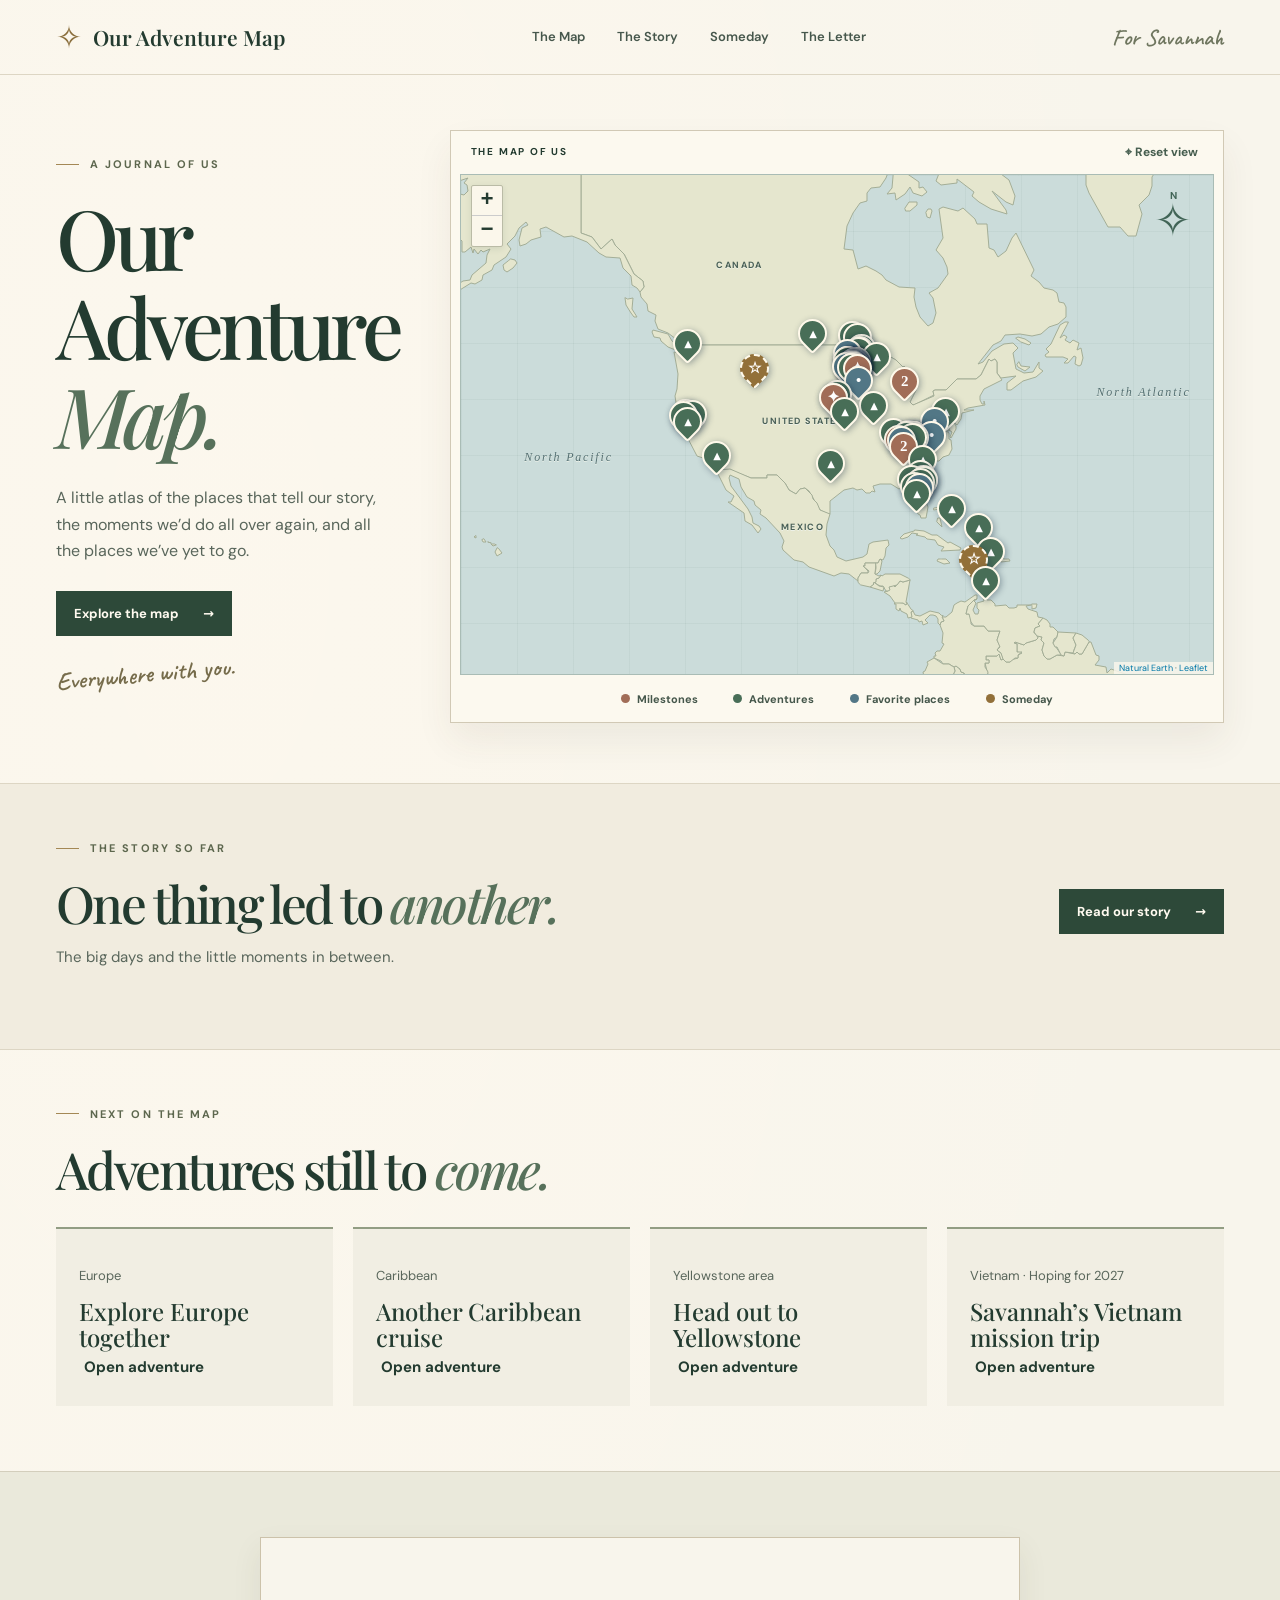
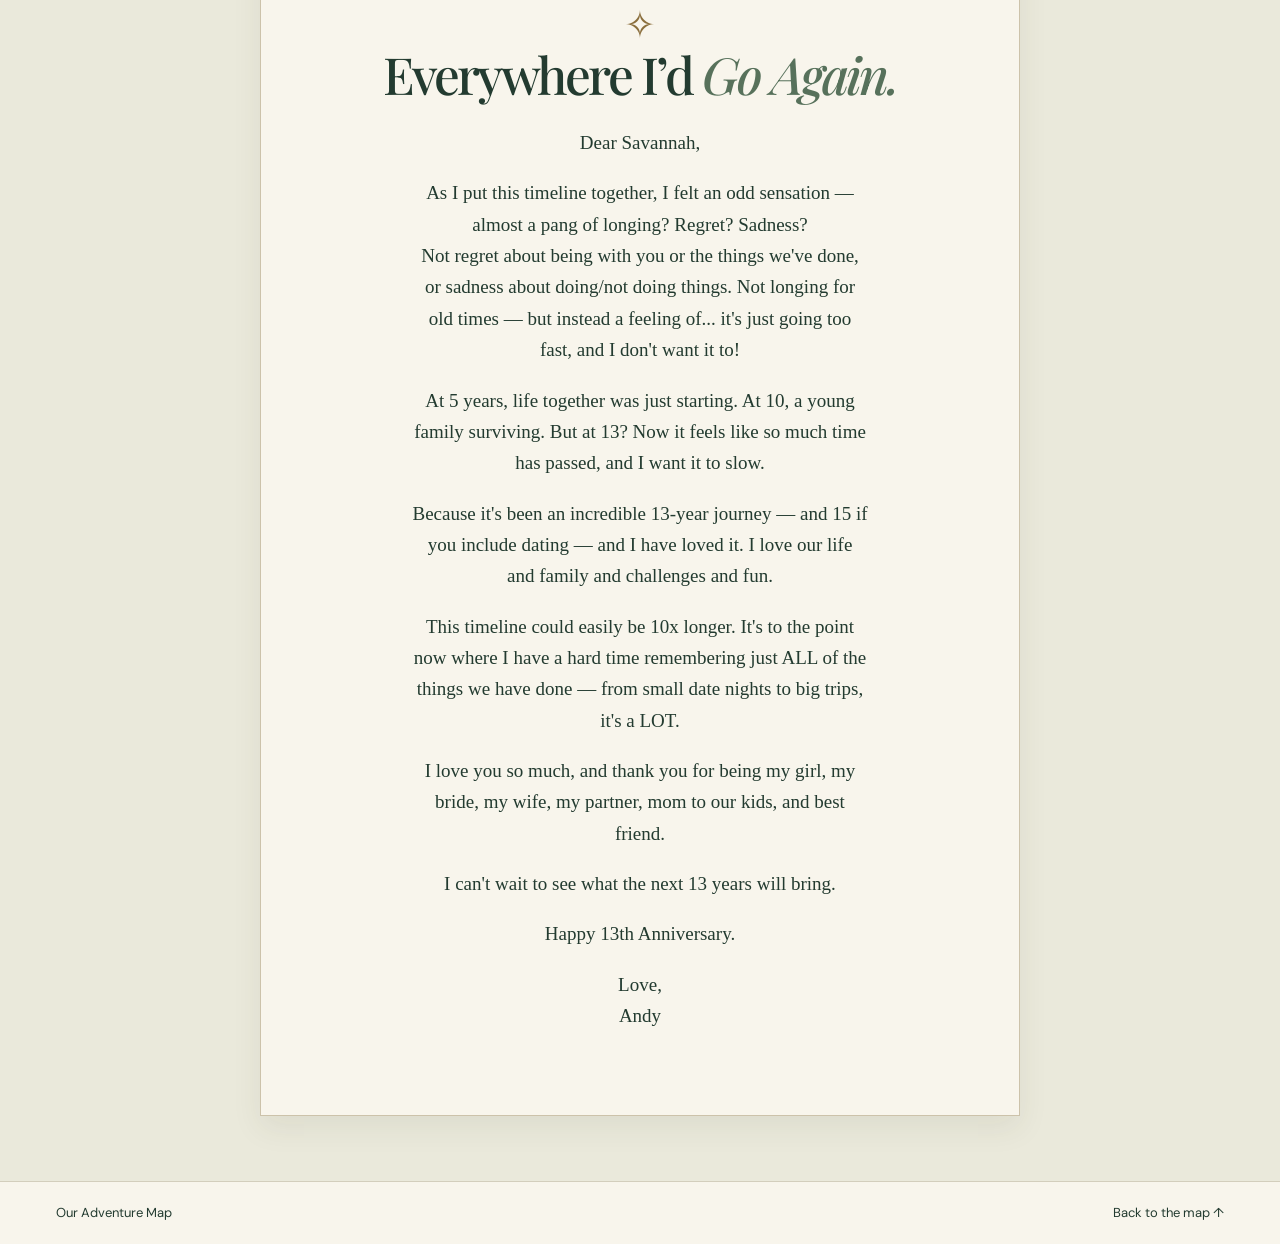
<file: atlas.html>
<!doctype html>
<html lang="en">
<head>
  <meta charset="utf-8">
  <meta name="viewport" content="width=device-width, initial-scale=1">
  <meta name="theme-color" content="#f7f3e8">
  <meta name="description" content="A travel journal for Savannah, told one place at a time.">
  <title>Our Adventure Map · For Savannah</title>
  <link rel="stylesheet" href="assets/vendor/leaflet.css">
  <link rel="stylesheet" href="assets/site.css">
  <script defer src="assets/vendor/leaflet.js"></script>
  <script defer src="assets/journal-utils.js"></script>
  <script defer src="assets/site.js"></script>
</head>
<body>
  <header class="masthead">
    <div class="shell masthead-inner">
      <a class="brand" href="#explore"><span class="brand-mark" aria-hidden="true">✧</span> Our Adventure Map</a>
      <nav aria-label="Journal">
        <a href="#explore">The Map</a><a href="story.html">The Story</a><a href="#someday">Someday</a><a href="#letter">The Letter</a>
      </nav>
      <span class="dedication">For Savannah</span>
    </div>
  </header>
  <main>
    <section class="shell hero" id="explore" aria-labelledby="title">
      <div class="intro">
        <p class="eyebrow"><span></span> A JOURNAL OF US</p>
        <h1 id="title">Our<br> Adventure<br><em>Map.</em></h1>
        <p class="intro-copy">A little atlas of the places that tell our story, the moments we’d do all over again, and all the places we’ve yet to go.</p>
        <a class="primary" href="#map-section">Explore the map <span aria-hidden="true">→</span></a>
        <p class="handwritten">Everywhere with you.</p>
      </div>
      <div class="map-frame" id="map-section">
        <div class="map-top"><span>THE MAP OF US</span><button id="reset" type="button" disabled>⌖ <span>Reset view</span></button></div>
        <div class="map-body">
          <div id="map" role="region" aria-label="Interactive world map"></div>
          <div class="compass" aria-hidden="true"><span>N</span><b>✧</b></div>
          <p class="map-message" id="map-message" role="status">Opening the atlas…</p>
        </div>
        <div class="legend" aria-label="Filter map pins" id="legend"></div>
      </div>
    </section>
    <section class="timeline-section" id="timeline">
      <div class="shell section-content story-invite">
        <div>
          <p class="eyebrow"><span></span> THE STORY SO FAR</p>
          <h2>One thing led to <em>another.</em></h2>
          <p class="section-copy">The big days and the little moments in between.</p>
        </div>
        <a class="primary" href="story.html">Read our story <span aria-hidden="true">→</span></a>
      </div>
    </section>
    <section class="shell section-content" id="someday">
      <p class="eyebrow"><span></span> NEXT ON THE MAP</p>
      <h2>Adventures still to <em>come.</em></h2>
      <div class="dreams" id="dream-list"></div>
    </section>
    <section class="letter-section" id="letter">
      <div class="letter-paper">
        <span class="letter-star" aria-hidden="true">✧</span>
        <h2>Everywhere I’d <em>Go Again.</em></h2>
        <div class="letter-copy" id="letter-copy"></div>
      </div>
    </section>
  </main>
  <footer class="shell footer"><span>Our Adventure Map</span><a href="#explore">Back to the map ↑</a></footer>
  <dialog id="memory" aria-labelledby="memory-title">
    <article class="memory-content">
      <form method="dialog"><button class="close" aria-label="Close memory">×</button></form>
      <p class="eyebrow" id="memory-type"></p>
      <h2 id="memory-title"></h2>
      <p id="memory-meta"></p>
      <div id="gallery" hidden></div>
      <p id="memory-story"></p>
      <p class="handwritten" id="memory-note"></p>
      <button class="text-button" id="memory-map" type="button">Find on the map →</button>
    </article>
  </dialog>
</body>
</html>
</file>
<file: assets/vendor/leaflet.css>
/* required styles */

.leaflet-pane,
.leaflet-tile,
.leaflet-marker-icon,
.leaflet-marker-shadow,
.leaflet-tile-container,
.leaflet-pane > svg,
.leaflet-pane > canvas,
.leaflet-zoom-box,
.leaflet-image-layer,
.leaflet-layer {
	position: absolute;
	left: 0;
	top: 0;
	}
.leaflet-container {
	overflow: hidden;
	}
.leaflet-tile,
.leaflet-marker-icon,
.leaflet-marker-shadow {
	-webkit-user-select: none;
	   -moz-user-select: none;
	        user-select: none;
	  -webkit-user-drag: none;
	}
/* Prevents IE11 from highlighting tiles in blue */
.leaflet-tile::selection {
	background: transparent;
}
/* Safari renders non-retina tile on retina better with this, but Chrome is worse */
.leaflet-safari .leaflet-tile {
	image-rendering: -webkit-optimize-contrast;
	}
/* hack that prevents hw layers "stretching" when loading new tiles */
.leaflet-safari .leaflet-tile-container {
	width: 1600px;
	height: 1600px;
	-webkit-transform-origin: 0 0;
	}
.leaflet-marker-icon,
.leaflet-marker-shadow {
	display: block;
	}
/* .leaflet-container svg: reset svg max-width decleration shipped in Joomla! (joomla.org) 3.x */
/* .leaflet-container img: map is broken in FF if you have max-width: 100% on tiles */
.leaflet-container .leaflet-overlay-pane svg {
	max-width: none !important;
	max-height: none !important;
	}
.leaflet-container .leaflet-marker-pane img,
.leaflet-container .leaflet-shadow-pane img,
.leaflet-container .leaflet-tile-pane img,
.leaflet-container img.leaflet-image-layer,
.leaflet-container .leaflet-tile {
	max-width: none !important;
	max-height: none !important;
	width: auto;
	padding: 0;
	}

.leaflet-container img.leaflet-tile {
	/* See: https://bugs.chromium.org/p/chromium/issues/detail?id=600120 */
	mix-blend-mode: plus-lighter;
}

.leaflet-container.leaflet-touch-zoom {
	-ms-touch-action: pan-x pan-y;
	touch-action: pan-x pan-y;
	}
.leaflet-container.leaflet-touch-drag {
	-ms-touch-action: pinch-zoom;
	/* Fallback for FF which doesn't support pinch-zoom */
	touch-action: none;
	touch-action: pinch-zoom;
}
.leaflet-container.leaflet-touch-drag.leaflet-touch-zoom {
	-ms-touch-action: none;
	touch-action: none;
}
.leaflet-container {
	-webkit-tap-highlight-color: transparent;
}
.leaflet-container a {
	-webkit-tap-highlight-color: rgba(51, 181, 229, 0.4);
}
.leaflet-tile {
	filter: inherit;
	visibility: hidden;
	}
.leaflet-tile-loaded {
	visibility: inherit;
	}
.leaflet-zoom-box {
	width: 0;
	height: 0;
	-moz-box-sizing: border-box;
	     box-sizing: border-box;
	z-index: 800;
	}
/* workaround for https://bugzilla.mozilla.org/show_bug.cgi?id=888319 */
.leaflet-overlay-pane svg {
	-moz-user-select: none;
	}

.leaflet-pane         { z-index: 400; }

.leaflet-tile-pane    { z-index: 200; }
.leaflet-overlay-pane { z-index: 400; }
.leaflet-shadow-pane  { z-index: 500; }
.leaflet-marker-pane  { z-index: 600; }
.leaflet-tooltip-pane   { z-index: 650; }
.leaflet-popup-pane   { z-index: 700; }

.leaflet-map-pane canvas { z-index: 100; }
.leaflet-map-pane svg    { z-index: 200; }

.leaflet-vml-shape {
	width: 1px;
	height: 1px;
	}
.lvml {
	behavior: url(#default#VML);
	display: inline-block;
	position: absolute;
	}


/* control positioning */

.leaflet-control {
	position: relative;
	z-index: 800;
	pointer-events: visiblePainted; /* IE 9-10 doesn't have auto */
	pointer-events: auto;
	}
.leaflet-top,
.leaflet-bottom {
	position: absolute;
	z-index: 1000;
	pointer-events: none;
	}
.leaflet-top {
	top: 0;
	}
.leaflet-right {
	right: 0;
	}
.leaflet-bottom {
	bottom: 0;
	}
.leaflet-left {
	left: 0;
	}
.leaflet-control {
	float: left;
	clear: both;
	}
.leaflet-right .leaflet-control {
	float: right;
	}
.leaflet-top .leaflet-control {
	margin-top: 10px;
	}
.leaflet-bottom .leaflet-control {
	margin-bottom: 10px;
	}
.leaflet-left .leaflet-control {
	margin-left: 10px;
	}
.leaflet-right .leaflet-control {
	margin-right: 10px;
	}


/* zoom and fade animations */

.leaflet-fade-anim .leaflet-popup {
	opacity: 0;
	-webkit-transition: opacity 0.2s linear;
	   -moz-transition: opacity 0.2s linear;
	        transition: opacity 0.2s linear;
	}
.leaflet-fade-anim .leaflet-map-pane .leaflet-popup {
	opacity: 1;
	}
.leaflet-zoom-animated {
	-webkit-transform-origin: 0 0;
	    -ms-transform-origin: 0 0;
	        transform-origin: 0 0;
	}
svg.leaflet-zoom-animated {
	will-change: transform;
}

.leaflet-zoom-anim .leaflet-zoom-animated {
	-webkit-transition: -webkit-transform 0.25s cubic-bezier(0,0,0.25,1);
	   -moz-transition:    -moz-transform 0.25s cubic-bezier(0,0,0.25,1);
	        transition:         transform 0.25s cubic-bezier(0,0,0.25,1);
	}
.leaflet-zoom-anim .leaflet-tile,
.leaflet-pan-anim .leaflet-tile {
	-webkit-transition: none;
	   -moz-transition: none;
	        transition: none;
	}

.leaflet-zoom-anim .leaflet-zoom-hide {
	visibility: hidden;
	}


/* cursors */

.leaflet-interactive {
	cursor: pointer;
	}
.leaflet-grab {
	cursor: -webkit-grab;
	cursor:    -moz-grab;
	cursor:         grab;
	}
.leaflet-crosshair,
.leaflet-crosshair .leaflet-interactive {
	cursor: crosshair;
	}
.leaflet-popup-pane,
.leaflet-control {
	cursor: auto;
	}
.leaflet-dragging .leaflet-grab,
.leaflet-dragging .leaflet-grab .leaflet-interactive,
.leaflet-dragging .leaflet-marker-draggable {
	cursor: move;
	cursor: -webkit-grabbing;
	cursor:    -moz-grabbing;
	cursor:         grabbing;
	}

/* marker & overlays interactivity */
.leaflet-marker-icon,
.leaflet-marker-shadow,
.leaflet-image-layer,
.leaflet-pane > svg path,
.leaflet-tile-container {
	pointer-events: none;
	}

.leaflet-marker-icon.leaflet-interactive,
.leaflet-image-layer.leaflet-interactive,
.leaflet-pane > svg path.leaflet-interactive,
svg.leaflet-image-layer.leaflet-interactive path {
	pointer-events: visiblePainted; /* IE 9-10 doesn't have auto */
	pointer-events: auto;
	}

/* visual tweaks */

.leaflet-container {
	background: #ddd;
	outline-offset: 1px;
	}
.leaflet-container a {
	color: #0078A8;
	}
.leaflet-zoom-box {
	border: 2px dotted #38f;
	background: rgba(255,255,255,0.5);
	}


/* general typography */
.leaflet-container {
	font-family: "Helvetica Neue", Arial, Helvetica, sans-serif;
	font-size: 12px;
	font-size: 0.75rem;
	line-height: 1.5;
	}


/* general toolbar styles */

.leaflet-bar {
	box-shadow: 0 1px 5px rgba(0,0,0,0.65);
	border-radius: 4px;
	}
.leaflet-bar a {
	background-color: #fff;
	border-bottom: 1px solid #ccc;
	width: 26px;
	height: 26px;
	line-height: 26px;
	display: block;
	text-align: center;
	text-decoration: none;
	color: black;
	}
.leaflet-bar a,
.leaflet-control-layers-toggle {
	background-position: 50% 50%;
	background-repeat: no-repeat;
	display: block;
	}
.leaflet-bar a:hover,
.leaflet-bar a:focus {
	background-color: #f4f4f4;
	}
.leaflet-bar a:first-child {
	border-top-left-radius: 4px;
	border-top-right-radius: 4px;
	}
.leaflet-bar a:last-child {
	border-bottom-left-radius: 4px;
	border-bottom-right-radius: 4px;
	border-bottom: none;
	}
.leaflet-bar a.leaflet-disabled {
	cursor: default;
	background-color: #f4f4f4;
	color: #bbb;
	}

.leaflet-touch .leaflet-bar a {
	width: 30px;
	height: 30px;
	line-height: 30px;
	}
.leaflet-touch .leaflet-bar a:first-child {
	border-top-left-radius: 2px;
	border-top-right-radius: 2px;
	}
.leaflet-touch .leaflet-bar a:last-child {
	border-bottom-left-radius: 2px;
	border-bottom-right-radius: 2px;
	}

/* zoom control */

.leaflet-control-zoom-in,
.leaflet-control-zoom-out {
	font: bold 18px 'Lucida Console', Monaco, monospace;
	text-indent: 1px;
	}

.leaflet-touch .leaflet-control-zoom-in, .leaflet-touch .leaflet-control-zoom-out  {
	font-size: 22px;
	}


/* layers control */

.leaflet-control-layers {
	box-shadow: 0 1px 5px rgba(0,0,0,0.4);
	background: #fff;
	border-radius: 5px;
	}
.leaflet-control-layers-toggle {
	background-image: url(images/layers.png);
	width: 36px;
	height: 36px;
	}
.leaflet-retina .leaflet-control-layers-toggle {
	background-image: url(images/layers-2x.png);
	background-size: 26px 26px;
	}
.leaflet-touch .leaflet-control-layers-toggle {
	width: 44px;
	height: 44px;
	}
.leaflet-control-layers .leaflet-control-layers-list,
.leaflet-control-layers-expanded .leaflet-control-layers-toggle {
	display: none;
	}
.leaflet-control-layers-expanded .leaflet-control-layers-list {
	display: block;
	position: relative;
	}
.leaflet-control-layers-expanded {
	padding: 6px 10px 6px 6px;
	color: #333;
	background: #fff;
	}
.leaflet-control-layers-scrollbar {
	overflow-y: scroll;
	overflow-x: hidden;
	padding-right: 5px;
	}
.leaflet-control-layers-selector {
	margin-top: 2px;
	position: relative;
	top: 1px;
	}
.leaflet-control-layers label {
	display: block;
	font-size: 13px;
	font-size: 1.08333em;
	}
.leaflet-control-layers-separator {
	height: 0;
	border-top: 1px solid #ddd;
	margin: 5px -10px 5px -6px;
	}

/* Default icon URLs */
.leaflet-default-icon-path { /* used only in path-guessing heuristic, see L.Icon.Default */
	background-image: url(images/marker-icon.png);
	}


/* attribution and scale controls */

.leaflet-container .leaflet-control-attribution {
	background: #fff;
	background: rgba(255, 255, 255, 0.8);
	margin: 0;
	}
.leaflet-control-attribution,
.leaflet-control-scale-line {
	padding: 0 5px;
	color: #333;
	line-height: 1.4;
	}
.leaflet-control-attribution a {
	text-decoration: none;
	}
.leaflet-control-attribution a:hover,
.leaflet-control-attribution a:focus {
	text-decoration: underline;
	}
.leaflet-attribution-flag {
	display: inline !important;
	vertical-align: baseline !important;
	width: 1em;
	height: 0.6669em;
	}
.leaflet-left .leaflet-control-scale {
	margin-left: 5px;
	}
.leaflet-bottom .leaflet-control-scale {
	margin-bottom: 5px;
	}
.leaflet-control-scale-line {
	border: 2px solid #777;
	border-top: none;
	line-height: 1.1;
	padding: 2px 5px 1px;
	white-space: nowrap;
	-moz-box-sizing: border-box;
	     box-sizing: border-box;
	background: rgba(255, 255, 255, 0.8);
	text-shadow: 1px 1px #fff;
	}
.leaflet-control-scale-line:not(:first-child) {
	border-top: 2px solid #777;
	border-bottom: none;
	margin-top: -2px;
	}
.leaflet-control-scale-line:not(:first-child):not(:last-child) {
	border-bottom: 2px solid #777;
	}

.leaflet-touch .leaflet-control-attribution,
.leaflet-touch .leaflet-control-layers,
.leaflet-touch .leaflet-bar {
	box-shadow: none;
	}
.leaflet-touch .leaflet-control-layers,
.leaflet-touch .leaflet-bar {
	border: 2px solid rgba(0,0,0,0.2);
	background-clip: padding-box;
	}


/* popup */

.leaflet-popup {
	position: absolute;
	text-align: center;
	margin-bottom: 20px;
	}
.leaflet-popup-content-wrapper {
	padding: 1px;
	text-align: left;
	border-radius: 12px;
	}
.leaflet-popup-content {
	margin: 13px 24px 13px 20px;
	line-height: 1.3;
	font-size: 13px;
	font-size: 1.08333em;
	min-height: 1px;
	}
.leaflet-popup-content p {
	margin: 17px 0;
	margin: 1.3em 0;
	}
.leaflet-popup-tip-container {
	width: 40px;
	height: 20px;
	position: absolute;
	left: 50%;
	margin-top: -1px;
	margin-left: -20px;
	overflow: hidden;
	pointer-events: none;
	}
.leaflet-popup-tip {
	width: 17px;
	height: 17px;
	padding: 1px;

	margin: -10px auto 0;
	pointer-events: auto;

	-webkit-transform: rotate(45deg);
	   -moz-transform: rotate(45deg);
	    -ms-transform: rotate(45deg);
	        transform: rotate(45deg);
	}
.leaflet-popup-content-wrapper,
.leaflet-popup-tip {
	background: white;
	color: #333;
	box-shadow: 0 3px 14px rgba(0,0,0,0.4);
	}
.leaflet-container a.leaflet-popup-close-button {
	position: absolute;
	top: 0;
	right: 0;
	border: none;
	text-align: center;
	width: 24px;
	height: 24px;
	font: 16px/24px Tahoma, Verdana, sans-serif;
	color: #757575;
	text-decoration: none;
	background: transparent;
	}
.leaflet-container a.leaflet-popup-close-button:hover,
.leaflet-container a.leaflet-popup-close-button:focus {
	color: #585858;
	}
.leaflet-popup-scrolled {
	overflow: auto;
	}

.leaflet-oldie .leaflet-popup-content-wrapper {
	-ms-zoom: 1;
	}
.leaflet-oldie .leaflet-popup-tip {
	width: 24px;
	margin: 0 auto;

	-ms-filter: "progid:DXImageTransform.Microsoft.Matrix(M11=0.70710678, M12=0.70710678, M21=-0.70710678, M22=0.70710678)";
	filter: progid:DXImageTransform.Microsoft.Matrix(M11=0.70710678, M12=0.70710678, M21=-0.70710678, M22=0.70710678);
	}

.leaflet-oldie .leaflet-control-zoom,
.leaflet-oldie .leaflet-control-layers,
.leaflet-oldie .leaflet-popup-content-wrapper,
.leaflet-oldie .leaflet-popup-tip {
	border: 1px solid #999;
	}


/* div icon */

.leaflet-div-icon {
	background: #fff;
	border: 1px solid #666;
	}


/* Tooltip */
/* Base styles for the element that has a tooltip */
.leaflet-tooltip {
	position: absolute;
	padding: 6px;
	background-color: #fff;
	border: 1px solid #fff;
	border-radius: 3px;
	color: #222;
	white-space: nowrap;
	-webkit-user-select: none;
	-moz-user-select: none;
	-ms-user-select: none;
	user-select: none;
	pointer-events: none;
	box-shadow: 0 1px 3px rgba(0,0,0,0.4);
	}
.leaflet-tooltip.leaflet-interactive {
	cursor: pointer;
	pointer-events: auto;
	}
.leaflet-tooltip-top:before,
.leaflet-tooltip-bottom:before,
.leaflet-tooltip-left:before,
.leaflet-tooltip-right:before {
	position: absolute;
	pointer-events: none;
	border: 6px solid transparent;
	background: transparent;
	content: "";
	}

/* Directions */

.leaflet-tooltip-bottom {
	margin-top: 6px;
}
.leaflet-tooltip-top {
	margin-top: -6px;
}
.leaflet-tooltip-bottom:before,
.leaflet-tooltip-top:before {
	left: 50%;
	margin-left: -6px;
	}
.leaflet-tooltip-top:before {
	bottom: 0;
	margin-bottom: -12px;
	border-top-color: #fff;
	}
.leaflet-tooltip-bottom:before {
	top: 0;
	margin-top: -12px;
	margin-left: -6px;
	border-bottom-color: #fff;
	}
.leaflet-tooltip-left {
	margin-left: -6px;
}
.leaflet-tooltip-right {
	margin-left: 6px;
}
.leaflet-tooltip-left:before,
.leaflet-tooltip-right:before {
	top: 50%;
	margin-top: -6px;
	}
.leaflet-tooltip-left:before {
	right: 0;
	margin-right: -12px;
	border-left-color: #fff;
	}
.leaflet-tooltip-right:before {
	left: 0;
	margin-left: -12px;
	border-right-color: #fff;
	}

/* Printing */

@media print {
	/* Prevent printers from removing background-images of controls. */
	.leaflet-control {
		-webkit-print-color-adjust: exact;
		print-color-adjust: exact;
		}
	}
</file>
<file: assets/site.css>
@font-face{font-family:"Playfair Display";font-style:normal;font-weight:500;font-display:swap;src:url("fonts/playfair-display-latin-500-normal.woff2") format("woff2")}
@font-face{font-family:"Playfair Display";font-style:italic;font-weight:500;font-display:swap;src:url("fonts/playfair-display-latin-500-italic.woff2") format("woff2")}
@font-face{font-family:"Playfair Display";font-style:normal;font-weight:600;font-display:swap;src:url("fonts/playfair-display-latin-600-normal.woff2") format("woff2")}
@font-face{font-family:"DM Sans";font-style:normal;font-weight:400;font-display:swap;src:url("fonts/dm-sans-latin-400-normal.woff2") format("woff2")}
@font-face{font-family:"DM Sans";font-style:normal;font-weight:600;font-display:swap;src:url("fonts/dm-sans-latin-600-normal.woff2") format("woff2")}
@font-face{font-family:"DM Sans";font-style:normal;font-weight:700;font-display:swap;src:url("fonts/dm-sans-latin-700-normal.woff2") format("woff2")}
@font-face{font-family:"Caveat";font-style:normal;font-weight:600;font-display:swap;src:url("fonts/caveat-latin-600-normal.woff2") format("woff2")}

:root{--paper:#f8f5ec;--ink:#233b30;--muted:#59665b;--olive:#57715b;--line:#ddd6c4;--gold:#b18a4f;--serif:"Playfair Display",Georgia,serif;--sans:"DM Sans",system-ui,sans-serif;--hand:"Caveat",cursive}
*{box-sizing:border-box}
html{scroll-behavior:smooth}
body{margin:0;color:var(--ink);background:radial-gradient(ellipse at 17% 20%,#fff9ee90,transparent 65%),var(--paper);font:15px/1.65 var(--sans)}
a{color:inherit;text-decoration:none}
button{color:inherit;font:inherit;cursor:pointer}
button:disabled{cursor:default;opacity:.5}
:focus-visible{outline:2px solid #966523;outline-offset:4px}
[hidden]{display:none!important}
.shell{width:min(1320px,calc(100% - 112px));margin-inline:auto}
.masthead{border-bottom:1px solid var(--line)}
.masthead-inner{height:74px;display:flex;align-items:center;justify-content:space-between;gap:20px}
.brand{display:flex;align-items:center;gap:11px;font:600 21px var(--serif);white-space:nowrap}
.brand-mark{font:31px/1 Georgia,serif;color:#8a6e3c}
nav{display:flex;gap:32px;color:#46574c;font-size:13px;font-weight:600}
nav a:hover,.footer a:hover,.text-button:hover{text-decoration:underline;text-underline-offset:5px}
.dedication{font:600 23px var(--hand);color:#6f765f;white-space:nowrap}
.hero{display:grid;grid-template-columns:minmax(280px,.84fr) minmax(0,1.9fr);gap:clamp(30px,4vw,72px);align-items:center;padding-block:55px 60px}
.eyebrow{display:flex;align-items:center;gap:11px;color:#5d674e;font-size:11px;font-weight:700;letter-spacing:.19em;text-transform:uppercase;margin:0 0 19px}
.eyebrow span{width:23px;height:1px;background:#a48855;display:inline-block}
h1,h2,h3{font-family:var(--serif);font-weight:500;margin:0;line-height:1.07}
h1{font-size:clamp(65px,6.5vw,106px);letter-spacing:-.065em}
h2{font-size:clamp(36px,4vw,61px);letter-spacing:-.05em}
em{color:var(--olive);font-weight:500}
.intro-copy{max-width:30ch;color:var(--muted);font-size:16px;margin:26px 0}
.primary{display:inline-flex;align-items:center;gap:24px;background:#2d4939;color:#fffaf0;padding:11px 17px;font-size:13px;font-weight:700;border:1px solid #2d4939}
.primary:hover{background:#3f604a}
.handwritten{font:600 25px var(--hand);color:#766c4b}
.intro .handwritten{transform:rotate(-5deg);transform-origin:left;margin:30px 0 0}
.map-frame{background:#fcf9ef;border:1px solid #d1c9b5;padding:0 9px;box-shadow:0 18px 35px #42362412;scroll-margin-top:12px}
.map-top{display:flex;align-items:center;justify-content:space-between;padding:0 11px;height:43px;font-size:10px;letter-spacing:.18em;font-weight:700}
.map-top button,.legend button,.text-button{border:0;background:none;padding:4px 5px}
.map-top button{font-size:12px;letter-spacing:normal;color:#465e4f}
.map-body{position:relative;border:1px solid #a9bcb5}
#map{height:clamp(365px,39vw,565px);background:#cbdcda;background-image:linear-gradient(#809d971b 1px,transparent 1px),linear-gradient(90deg,#809d971b 1px,transparent 1px);background-size:56px 56px;font-family:var(--sans)}
#map .leaflet-control-zoom{border:1px solid #babba6;border-radius:2px;box-shadow:0 2px 6px #2342321a}
#map .leaflet-control-zoom a{background:#fbf7eb;color:var(--ink)}
#map .leaflet-control-attribution{background:#f9f6ecd9;color:#435a51;font-size:9px}
.compass{position:absolute;z-index:500;right:21px;top:14px;color:#416456;text-align:center;pointer-events:none;font:700 10px var(--sans)}
.compass b{display:block;font:45px/.85 Georgia,serif}
.map-message{position:absolute;z-index:600;left:50%;top:50%;transform:translate(-50%,-50%);background:var(--paper);padding:8px 14px;margin:0;white-space:nowrap}
.legend{min-height:47px;display:flex;align-items:center;justify-content:center;gap:clamp(8px,2vw,30px);flex-wrap:wrap;padding:6px}
.legend button{display:flex;align-items:center;gap:7px;font-size:11px;font-weight:700;color:#45574b}
.legend button[aria-pressed="false"]{opacity:.55;text-decoration:line-through}
.dot{display:inline-block;width:9px;height:9px;border-radius:50%;background:var(--pin);flex:none}
.map-pin{display:grid;place-items:center;border:2px solid #fff9ea;border-radius:50% 50% 50% 3px;background:var(--pin);color:white;transform:rotate(-45deg);box-shadow:0 2px 6px #172e4260;width:29px;height:29px}
.map-pin span{transform:rotate(45deg);font:700 15px/1 Georgia,serif}
.map-pin.dream{border-style:dashed}
.map-pin.secret{background:#f6edcb;color:#705a2f;width:20px;height:20px;border-radius:50%;box-shadow:none}
.map-label{color:#485f55;font:700 9px var(--sans);text-align:center;letter-spacing:.16em;pointer-events:none;text-shadow:0 1px #edf1e8}
.map-label.ocean{color:#536f72;font:italic 12px Georgia,serif;letter-spacing:.15em}
.section-content{padding-block:55px 65px}
.timeline-section{background:#f1ecdf;border-block:1px solid var(--line)}
.section-copy{color:var(--muted);margin:14px 0}
.dreams h3{font-size:24px}
.entry-place,.memory-content #memory-meta{color:var(--muted);font-size:13px}
.text-button{font-weight:700;text-align:left}
.dreams{display:grid;grid-template-columns:repeat(auto-fit,minmax(min(100%,245px),1fr));gap:20px;margin-top:30px}
.dreams article{padding:23px;background:#f1eee3;border-top:2px solid #929d83}
.dreams p{color:var(--muted)}
.letter-section{border-block:1px solid #d3cebc;background:#eae9db;padding:65px 20px;text-align:center}
.letter-paper{margin:auto;max-width:760px;background:var(--paper);border:1px solid #ccc2aa;padding:clamp(24px,6vw,65px);box-shadow:0 12px 28px #3b422514}
.letter-star{font:38px Georgia,serif;color:#8a6e3c}
.letter-copy{max-width:48ch;margin:25px auto 0;font:19px/1.65 Georgia,serif;white-space:pre-line}
.footer{display:flex;justify-content:space-between;gap:15px;padding-block:20px;font-size:13px}
dialog{padding:0;border:1px solid #c0b498;color:var(--ink);background:var(--paper);width:min(560px,calc(100% - 28px));max-height:88dvh;box-shadow:0 17px 50px #20332360}
dialog::backdrop{background:#20352bc2}
.memory-content{position:relative;padding:clamp(22px,6vw,45px)}
.memory-content h2{font-size:clamp(30px,6vw,48px)}
.close{position:absolute;right:13px;top:10px;border:0;background:none;font-size:28px;line-height:1}
#gallery{display:flex;overflow-x:auto;scroll-snap-type:x mandatory;gap:12px}
#gallery figure{flex:0 0 100%;scroll-snap-align:start;margin:0}
#gallery img{display:block;width:100%;max-height:380px;object-fit:contain;background:#ebe6d6}
#gallery figcaption{font-size:13px;color:var(--muted)}
.gallery-controls{display:flex;align-items:center;justify-content:space-between;margin-top:8px}
@media(max-width:950px){.shell{width:calc(100% - 56px)}nav{gap:18px}.hero{gap:26px}h1{font-size:clamp(58px,8.5vw,82px)}}
@media(max-width:710px){.shell{width:calc(100% - 34px)}.masthead-inner{height:auto;min-height:70px;display:grid;grid-template-columns:1fr auto;gap:6px 12px;padding:11px 0}.brand{font-size:19px}.dedication{grid-column:2;grid-row:1;font-size:20px}nav{grid-column:1/-1;justify-content:space-between;gap:10px}.hero{grid-template-columns:1fr;padding-block:36px;gap:25px}h1{font-size:clamp(63px,12vw,85px)}h1 br:first-child{display:none}h1 br:first-child::after{content:" "}.intro-copy{margin:19px 0}.intro .handwritten{display:inline-block;margin:12px 0 0 14px;font-size:21px}#map{height:370px}.legend{gap:3px 10px}.legend button{font-size:10px}.section-content{padding-block:38px 45px}}
@media(prefers-reduced-motion:reduce){*,*::before,*::after{scroll-behavior:auto!important;animation:none!important}}
.primary span,.map-pin.adventure span{font-family:"DejaVu Sans",system-ui,sans-serif}
.map-pin.adventure span{font-size:10px}
.pin-memories .text-button{display:block;padding:6px 0;color:var(--ink)}

.story-invite {
  display: flex;
  justify-content: space-between;
  align-items: center;
  flex-wrap: wrap;
  gap: 18px 30px;
}
nav a[aria-current="page"] {
  text-decoration: underline;
  text-decoration-color: var(--gold);
  text-underline-offset: 6px;
}
.story-cover {
  max-width: 1260px;
  padding-block: clamp(24px, 4vw, 54px) clamp(20px, 3vw, 42px);
}
.story-cover .eyebrow { margin-bottom: 9px; }
.story-cover h1 { font-size: clamp(40px, 5.4vw, 78px); line-height: 1.02; }
.story-cover .intro-copy { max-width: none; margin: 12px 0 0; }
#story-music {
  margin-top: 16px;
  color: var(--muted);
}
#enable-music, #story-music summary {
  cursor: pointer;
}
#story-music > details {
  display: inline-block;
  margin-left: 14px;
  vertical-align: top;
}
#story-music details ol { margin: 6px 0 10px; padding-left: 22px; }
#story-player {
  position: fixed;
  right: max(12px, env(safe-area-inset-right));
  bottom: max(12px, env(safe-area-inset-bottom));
  z-index: 4;
  width: min(360px, calc(100vw - 24px));
  max-height: calc(100dvh - 24px);
  overflow: auto;
  padding: 10px 14px;
  border: 1px solid var(--line);
  border-radius: 12px;
  background: var(--paper);
  box-shadow: 0 4px 20px #332c2326;
}
#story-player summary { color: var(--ink); font-weight: 600; }
#story-music-status { margin: 8px 0 6px; font-size: 13px; }
.story-player-actions {
  display: flex;
  justify-content: space-between;
  flex-wrap: wrap;
  gap: 6px 12px;
  align-items: center;
}
#spotify-player iframe {
  display: block;
  width: 100%;
  border: 0;
  border-radius: 12px;
  margin-bottom: 8px;
}
.story-chapters {
  border-block: 1px solid var(--line);
  background: #f1ecdf;
}
.story-inner {
  max-width: 1260px;
  padding-block: 18px 50px;
}
.chapter-toolbar {
  display: flex;
  justify-content: flex-end;
  align-items: center;
  flex-wrap: wrap;
  gap: 8px 12px;
  margin-bottom: 24px;
  color: var(--muted);
  font-size: 13px;
}
.chapter-toolbar select {
  font: inherit;
  color: var(--ink);
  background: var(--paper);
  border: 1px solid #bdb39c;
  border-radius: 0;
  padding: 7px 12px;
}
.story-journey {
  display: grid;
  grid-template-columns: minmax(0, 1.12fr) minmax(0, 1fr);
  align-items: start;
  gap: clamp(25px, 4vw, 58px);
}
.story-atlas {
  position: sticky;
  top: 18px;
  z-index: 2;
  min-width: 0;
  background: #fbf8ed;
  border: 1px solid #c4b99e;
  padding: 0 8px 8px;
  box-shadow: 0 12px 22px #4236241a;
}
.story-atlas-caption {
  display: flex;
  align-items: center;
  flex-wrap: wrap;
  gap: 0 12px;
  min-height: 42px;
  padding: 5px 5px;
}
#journey-date { color: var(--muted); font-size: 11px; font-weight: 700; }
#journey-date:empty { display: none; }
#journey-location { font: 600 18px var(--serif); }
.story-atlas-body { position: relative; border: 1px solid #a9bcb5; }
#journey-map {
  height: clamp(340px, 63vh, 680px);
  isolation: isolate;
  background: #cbdcda;
  background-image: linear-gradient(#809d971b 1px, transparent 1px), linear-gradient(90deg, #809d971b 1px, transparent 1px);
  background-size: 56px 56px;
  font-family: var(--sans);
}
.journey-pin {
  display: grid;
  place-items: center;
  border-radius: 50%;
  border: 2px solid white;
  background: #9a654c;
  color: white;
  box-shadow: 0 2px 7px #253e3b70;
  font: 18px Georgia, serif;
}
.story-atlas .compass { top: 9px; right: 12px; }
.story-atlas .compass b { font-size: 32px; }
.story-atlas .leaflet-tooltip {
  border: 1px solid #c9c2ae;
  background: #fffaf0;
  color: var(--ink);
  font: 700 12px var(--sans);
}
.story-atlas .leaflet-control-attribution {
  background: #f9f6ecd9;
  color: #435a51;
  font-size: 9px;
}
.story-stream { min-width: 0; }
.story-chapter {
  border-top: 1px solid var(--line);
  padding-block: 15px 34px;
  scroll-margin-top: 12px;
}
.chapter-year {
  margin-bottom: 14px;
  color: var(--olive);
  font-size: clamp(32px, 4vw, 60px);
}
.chapter-intro {
  max-width: 62ch;
  margin: 0 0 14px;
}
.chapter-intro + .story-list { margin-top: 22px; }
.story-list {
  list-style: none;
  margin: 0;
  padding: 0 0 0 clamp(18px, 3vw, 38px);
  border-left: 1px solid #c4b99e;
  min-width: 0;
}
.story-entry {
  position: relative;
  display: grid;
  gap: 14px;
  padding-block: 12px clamp(35px, 6vw, 75px);
}
.story-entry::before {
  content: "";
  position: absolute;
  top: 21px;
  left: calc(-1 * clamp(18px, 3vw, 38px) - 4px);
  width: 7px;
  height: 7px;
  border: 1px solid #946e3d;
  border-radius: 50%;
  background: #f1ecdf;
}
.story-entry:last-child { padding-bottom: 8px; }
.story-entry h3 { font-size: clamp(24px, 3vw, 39px); letter-spacing: -.035em; }
.story-entry .entry-place { display: block; margin-bottom: 5px; }
.story-location { color: #536750; margin: 8px 0; font-size: 13px; font-weight: 700; }
.story-excerpt { margin: 8px 0; max-width: 55ch; }
.story-excerpt, #memory-story { white-space: pre-line; }
.story-entry .handwritten { margin: 8px 0; }

.story-entry.current-memory::before { background: #946e3d; box-shadow: 0 0 0 4px #b18a4f22; }
.story-entry.featured-memory {
  margin: 8px 0 30px;
  padding: clamp(14px, 3vw, 29px);
  background: #faf5e7;
  border: 1px solid #d7c8a9;
  box-shadow: 0 8px 20px #493c2210;
}
.featured-memory::before { width: 9px; height: 9px; border-color: #946e3d; background: #b18a4f; }
.featured-memory .entry-place { color: #725731; font-weight: 700; }
.story-actions {
  display: flex;
  flex-wrap: wrap;
  gap: 8px 16px;
  margin-top: 12px;
  color: #3a5844;
  font-size: 13px;
  font-weight: 700;
}
.story-actions a, .story-actions .text-button {
  padding: 4px 0;
  text-decoration: underline;
  text-underline-offset: 4px;
}
.story-photos {
  display: grid;
  grid-template-columns: repeat(auto-fit, minmax(min(100%, 120px), 1fr));
  gap: 10px;
}
.story-print {
  --print-height: clamp(220px, 52svh, 520px);
  align-self: start;
  width: min(100%, calc(var(--print-height) * var(--print-ratio, 1.5) + 14px));
  min-width: 0;
  margin: 0;
  padding: 6px;
  background: #fffcf2;
  border: 1px solid var(--line);
  box-shadow: 0 7px 16px #42362417;
}
.story-print button { display: block; width: 100%; padding: 0; border: 0; background: transparent; }
.story-print img {
  display: block;
  width: 100%;
  height: auto;
  max-height: var(--print-height);
  object-fit: contain;
  background: #e8e2d1;
}
.story-print button:hover img { filter: brightness(1.04); }
.story-print figcaption { margin: 4px 2px 0; color: var(--muted); font-size: 12px; }
.photo-arrived { animation: photo-arrive .65s cubic-bezier(.2,.75,.25,1) both; }
.photo-arrived:nth-child(2) { animation-delay: .08s; }
@keyframes photo-arrive {
  from { opacity: .4; transform: translateY(16px) scale(.975); }
  to { opacity: 1; transform: none; }
}
.story-end { border-top: 1px solid var(--line); margin: 0; padding-top: 28px; text-align: center; }
@media(max-width:710px) {
  .story-cover h1 { font-size: clamp(39px, 10vw, 65px); }
  .story-journey { grid-template-columns: 1fr; gap: 16px; }
  .story-atlas { top: 0; }
  #journey-map { height: clamp(140px, 28svh, 270px); }
  .story-chapter { padding-bottom: 28px; scroll-margin-top: calc(clamp(140px, 28svh, 270px) + 77px); }
  .story-photos { gap: 7px; }
  .story-entry h3 { font-size: clamp(23px, 6vw, 30px); }
  .chapter-toolbar { justify-content: flex-start; margin-bottom: 12px; }
}
</file>
